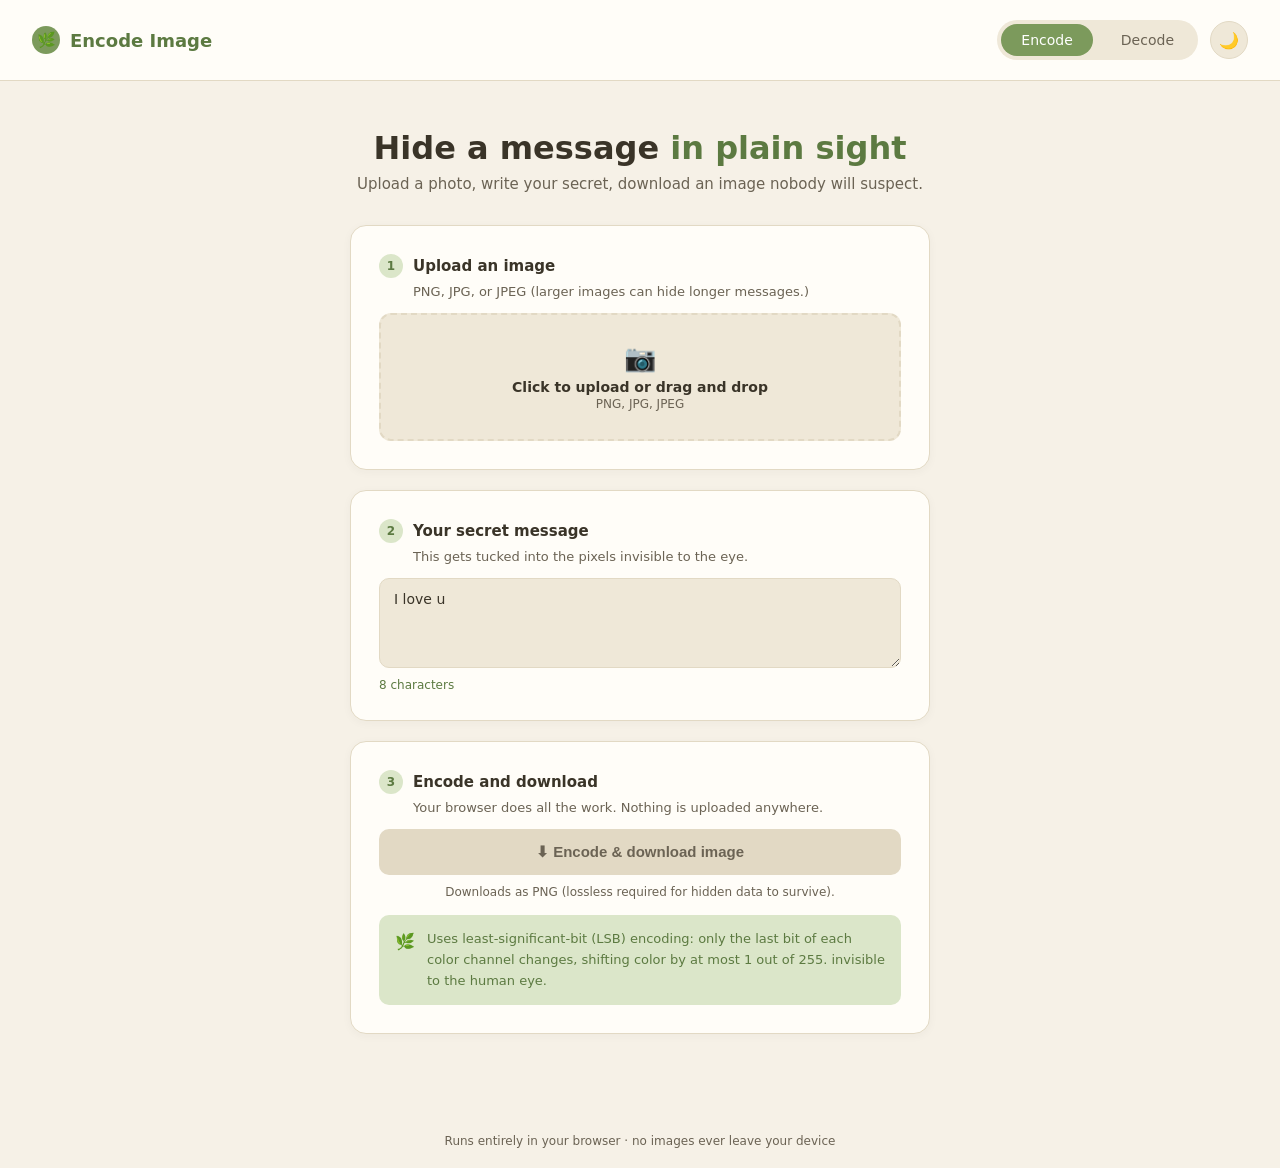
<file: index.html>
<!DOCTYPE html>
<html lang="en">
<head>
<meta charset="UTF-8">
<meta name="viewport" content="width=device-width, initial-scale=1.0">
<title>Encode Pesanmu!</title>
<link rel="icon" href="data:image/svg+xml,<svg xmlns='http://www.w3.org/2000/svg' viewBox='0 0 100 100'><text y='.9em' font-size='90'>🌿</text></svg>">
<link rel="stylesheet" href="style.css">
<script>
  (function() {
    const savedTheme = localStorage.getItem('theme');
    const prefersDark = window.matchMedia('(prefers-color-scheme: dark)').matches;
    if (savedTheme === 'dark' || (!savedTheme && prefersDark)) {
      document.documentElement.classList.add('dark-mode');
    }
  })();
</script>
</head>
<body>

<div class="topbar">
  <a href="index.html" class="brand"><span class="leaf">&#127807;</span> Encode Image</a>
  <div style="display: flex; align-items: center; gap: 12px;">
    <div class="nav">
      <a href="index.html" class="active">Encode</a>
      <a href="decode.html">Decode</a>
    </div>
    <button id="themeToggle" class="theme-toggle-btn" title="Toggle theme">
      <span class="sun-icon">☀️</span>
      <span class="moon-icon">🌙</span>
    </button>
  </div>
</div>

<div class="hero">
  <h1>Hide a message <span class="accent">in plain sight</span></h1>
  <p>Upload a photo, write your secret, download an image nobody will suspect.</p>
</div>

<div class="container">

  <div class="card">
    <div class="step-label"><span class="step-num">1</span> Upload an image</div>
    <p class="step-hint">PNG, JPG, or JPEG (larger images can hide longer messages.)</p>

    <div class="dropzone" id="dropzone">
      <div class="icon">&#128247;</div>
      <div class="main-text">Click to upload or drag and drop</div>
      <div class="sub-text">PNG, JPG, JPEG</div>
    </div>
    <input type="file" id="fileInput" accept="image/png, image/jpeg" style="display:none;">

    <div class="preview-wrap" id="previewWrap">
      <img id="previewImg" alt="Uploaded preview">
      <div class="file-meta">
        <span id="fileMeta"></span>
        <button class="remove-btn" id="removeBtn">Remove</button>
      </div>
    </div>
  </div>

  <div class="card">
    <div class="step-label"><span class="step-num">2</span> Your secret message</div>
    <p class="step-hint">This gets tucked into the pixels invisible to the eye.</p>
    <textarea id="msgInput" placeholder="I love u">I love u</textarea>
    <div class="char-count" id="charCount">8 characters</div>
    <div class="error-text" id="errorText"></div>
  </div>

  <div class="card">
    <div class="step-label"><span class="step-num">3</span> Encode and download</div>
    <p class="step-hint">Your browser does all the work. Nothing is uploaded anywhere.</p>
    <button class="btn-primary" id="encodeBtn" disabled>&#11015; Encode &amp; download image</button>
    <div class="footnote">Downloads as PNG (lossless required for hidden data to survive).</div>

    <div class="info-box">
      <span class="i-icon">&#127807;</span>
      <span>Uses least-significant-bit (LSB) encoding: only the last bit of each color channel changes, shifting color by at most 1 out of 255. invisible to the human eye.</span>
    </div>
  </div>

</div>

<div class="made-with">Runs entirely in your browser · no images ever leave your device</div>

<canvas id="workCanvas" style="display:none;"></canvas>

<script src="script.js"></script>
<script>
  const dropzone = document.getElementById('dropzone');
  const fileInput = document.getElementById('fileInput');
  const previewWrap = document.getElementById('previewWrap');
  const previewImg = document.getElementById('previewImg');
  const fileMeta = document.getElementById('fileMeta');
  const removeBtn = document.getElementById('removeBtn');
  const msgInput = document.getElementById('msgInput');
  const charCount = document.getElementById('charCount');
  const errorText = document.getElementById('errorText');
  const encodeBtn = document.getElementById('encodeBtn');
  const workCanvas = document.getElementById('workCanvas');

  let currentImage = null;
  let currentFile = null;

  setupDropzone(dropzone, fileInput, handleFile);

  function handleFile(file) {
    loadImageFile(file, (img, f) => {
      currentImage = img;
      currentFile = f;
      previewImg.src = img.src;
      fileMeta.textContent = `${f.name} · ${img.width}×${img.height} · ${formatBytes(f.size)}`;
      previewWrap.classList.add('show');
      dropzone.style.display = 'none';
      validate();
    });
  }

  removeBtn.addEventListener('click', () => {
    currentImage = null;
    currentFile = null;
    fileInput.value = '';
    previewWrap.classList.remove('show');
    dropzone.style.display = 'block';
    validate();
  });

  msgInput.addEventListener('input', validate);

  function validate() {
    const msg = msgInput.value;
    charCount.textContent = `${msg.length} character${msg.length === 1 ? '' : 's'}`;
    errorText.classList.remove('show');
    errorText.textContent = '';

    if (!currentImage) {
      encodeBtn.disabled = true;
      return;
    }
    const capacity = capacityForImage(currentImage.width, currentImage.height);
    if (msg.length + 1 > capacity) {
      errorText.textContent = `Message too long — this image can hold about ${capacity} characters.`;
      errorText.classList.add('show');
      charCount.classList.add('warn');
      encodeBtn.disabled = true;
      return;
    }
    charCount.classList.remove('warn');
    encodeBtn.disabled = msg.length === 0;
  }

  encodeBtn.addEventListener('click', () => {
    if (!currentImage) return;
    const msg = msgInput.value;

    workCanvas.width = currentImage.width;
    workCanvas.height = currentImage.height;
    const ctx = workCanvas.getContext('2d');
    ctx.drawImage(currentImage, 0, 0);

    let imageData = ctx.getImageData(0, 0, workCanvas.width, workCanvas.height);
    try {
      imageData = encodeMessageIntoImageData(imageData, msg);
    } catch (e) {
      errorText.textContent = e.message;
      errorText.classList.add('show');
      return;
    }
    ctx.putImageData(imageData, 0, 0);

    workCanvas.toBlob(blob => {
      const url = URL.createObjectURL(blob);
      const a = document.createElement('a');
      a.href = url;
      const baseName = currentFile ? currentFile.name.replace(/\.[^.]+$/, '') : 'image';
      a.download = `${baseName}-encoded.png`;
      document.body.appendChild(a);
      a.click();
      document.body.removeChild(a);
      URL.revokeObjectURL(url);
    }, 'image/png');
  });
</script>

<script src="cyber.js"></script>

</body>
</html>
</file>
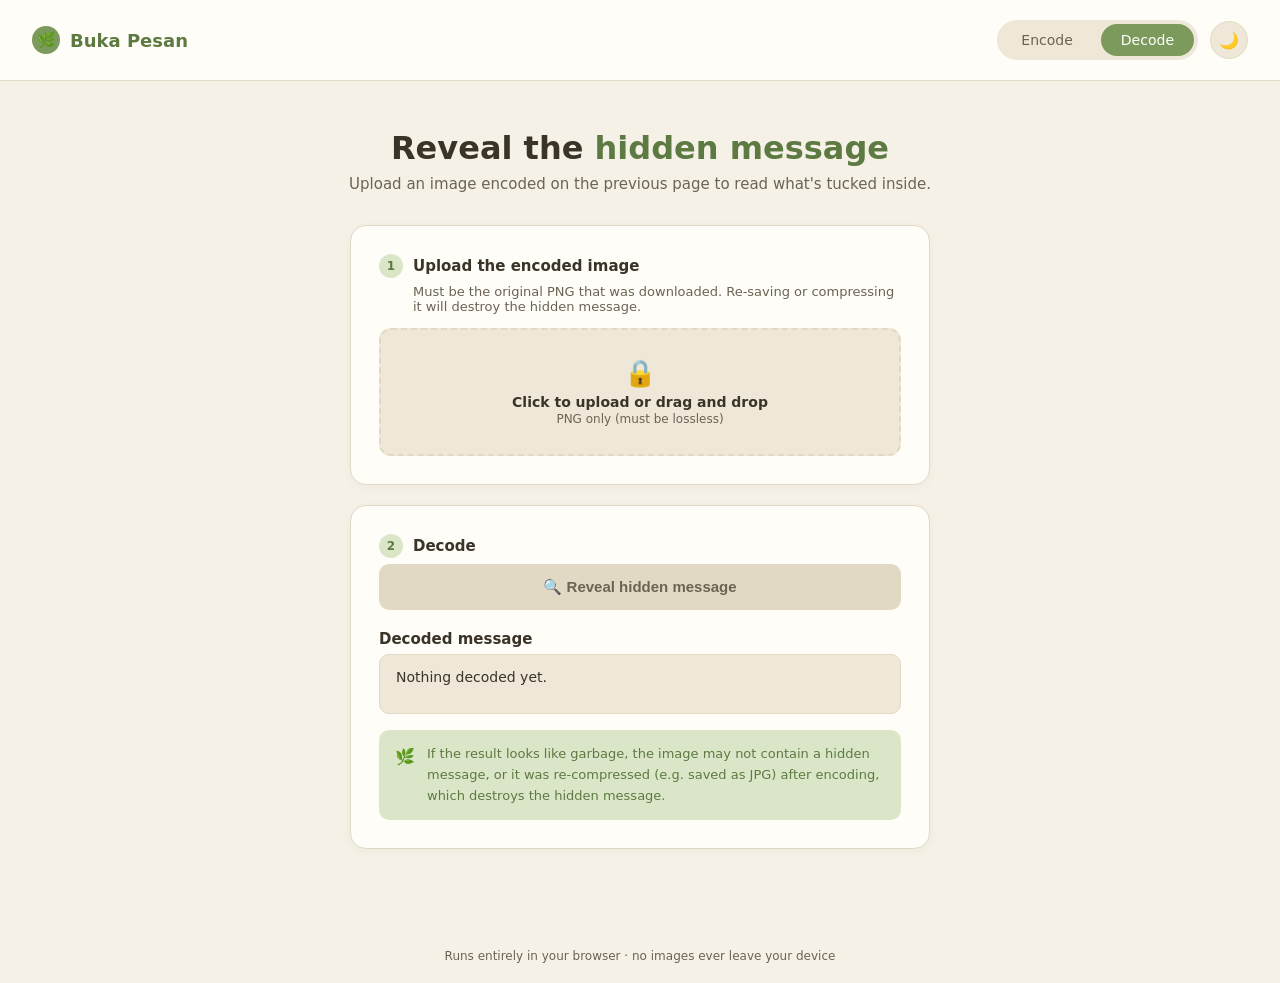
<file: decode.html>
<!DOCTYPE html>
<html lang="en">
<head>
<meta charset="UTF-8">
<meta name="viewport" content="width=device-width, initial-scale=1.0">
<title>Mau lihat pesan?</title>
<link rel="icon" href="data:image/svg+xml,<svg xmlns='http://www.w3.org/2000/svg' viewBox='0 0 100 100'><text y='.9em' font-size='90'>🌿</text></svg>">
<link rel="stylesheet" href="style.css">
<script>
  (function() {
    const savedTheme = localStorage.getItem('theme');
    const prefersDark = window.matchMedia('(prefers-color-scheme: dark)').matches;
    if (savedTheme === 'dark' || (!savedTheme && prefersDark)) {
      document.documentElement.classList.add('dark-mode');
    }
  })();
</script>
</head>
<body>

<div class="topbar">
  <a href="index.html" class="brand"><span class="leaf">&#127807;</span> Buka Pesan</a>
  <div style="display: flex; align-items: center; gap: 12px;">
    <div class="nav">
      <a href="index.html">Encode</a>
      <a href="decode.html" class="active">Decode</a>
    </div>
    <button id="themeToggle" class="theme-toggle-btn" title="Toggle theme">
      <span class="sun-icon">☀️</span>
      <span class="moon-icon">🌙</span>
    </button>
  </div>
</div>

<div class="hero">
  <h1>Reveal the <span class="accent">hidden message</span></h1>
  <p>Upload an image encoded on the previous page to read what's tucked inside.</p>
</div>

<div class="container">

  <div class="card">
    <div class="step-label"><span class="step-num">1</span> Upload the encoded image</div>
    <p class="step-hint">Must be the original PNG that was downloaded. Re-saving or compressing it will destroy the hidden message.</p>

    <div class="dropzone" id="dropzone">
      <div class="icon">&#128274;</div>
      <div class="main-text">Click to upload or drag and drop</div>
      <div class="sub-text">PNG only (must be lossless)</div>
    </div>
    <input type="file" id="fileInput" accept="image/png" style="display:none;">

    <div class="preview-wrap" id="previewWrap">
      <img id="previewImg" alt="Uploaded preview">
      <div class="file-meta">
        <span id="fileMeta"></span>
        <button class="remove-btn" id="removeBtn">Remove</button>
      </div>
    </div>
  </div>

  <div class="card">
    <div class="step-label"><span class="step-num">2</span> Decode</div>
    <button class="btn-primary" id="decodeBtn" disabled>&#128269; Reveal hidden message</button>

    <div class="step-label" style="margin-top:20px;">Decoded message</div>
    <div class="result-box" id="resultBox">Nothing decoded yet.</div>

    <div class="info-box">
      <span class="i-icon">&#127807;</span>
      <span>If the result looks like garbage, the image may not contain a hidden message, or it was re-compressed (e.g. saved as JPG) after encoding, which destroys the hidden message.</span>
    </div>
  </div>

</div>

<div class="made-with">Runs entirely in your browser · no images ever leave your device</div>

<canvas id="workCanvas" style="display:none;"></canvas>

<script src="script.js"></script>
<script>
  const dropzone = document.getElementById('dropzone');
  const fileInput = document.getElementById('fileInput');
  const previewWrap = document.getElementById('previewWrap');
  const previewImg = document.getElementById('previewImg');
  const fileMeta = document.getElementById('fileMeta');
  const removeBtn = document.getElementById('removeBtn');
  const decodeBtn = document.getElementById('decodeBtn');
  const resultBox = document.getElementById('resultBox');
  const workCanvas = document.getElementById('workCanvas');

  let currentImage = null;

  setupDropzone(dropzone, fileInput, handleFile);

  function handleFile(file) {
    loadImageFile(file, (img, f) => {
      currentImage = img;
      previewImg.src = img.src;
      fileMeta.textContent = `${f.name} · ${img.width}×${img.height} · ${formatBytes(f.size)}`;
      previewWrap.classList.add('show');
      dropzone.style.display = 'none';
      decodeBtn.disabled = false;
      resultBox.textContent = 'Nothing decoded yet.';
      resultBox.classList.remove('success');
    });
  }

  removeBtn.addEventListener('click', () => {
    currentImage = null;
    fileInput.value = '';
    previewWrap.classList.remove('show');
    dropzone.style.display = 'block';
    decodeBtn.disabled = true;
    resultBox.textContent = 'Nothing decoded yet.';
    resultBox.classList.remove('success');
  });

  decodeBtn.addEventListener('click', () => {
    if (!currentImage) return;
    workCanvas.width = currentImage.width;
    workCanvas.height = currentImage.height;
    const ctx = workCanvas.getContext('2d');
    ctx.drawImage(currentImage, 0, 0);
    const imageData = ctx.getImageData(0, 0, workCanvas.width, workCanvas.height);
    const msg = decodeMessageFromImageData(imageData);

    if (msg) {
      resultBox.textContent = msg;
      resultBox.classList.add('success');
    } else {
      resultBox.textContent = 'No hidden message found in this image.';
      resultBox.classList.remove('success');
    }
  });
</script>

<script src="cyber.js"></script>

</body>
</html>
</file>
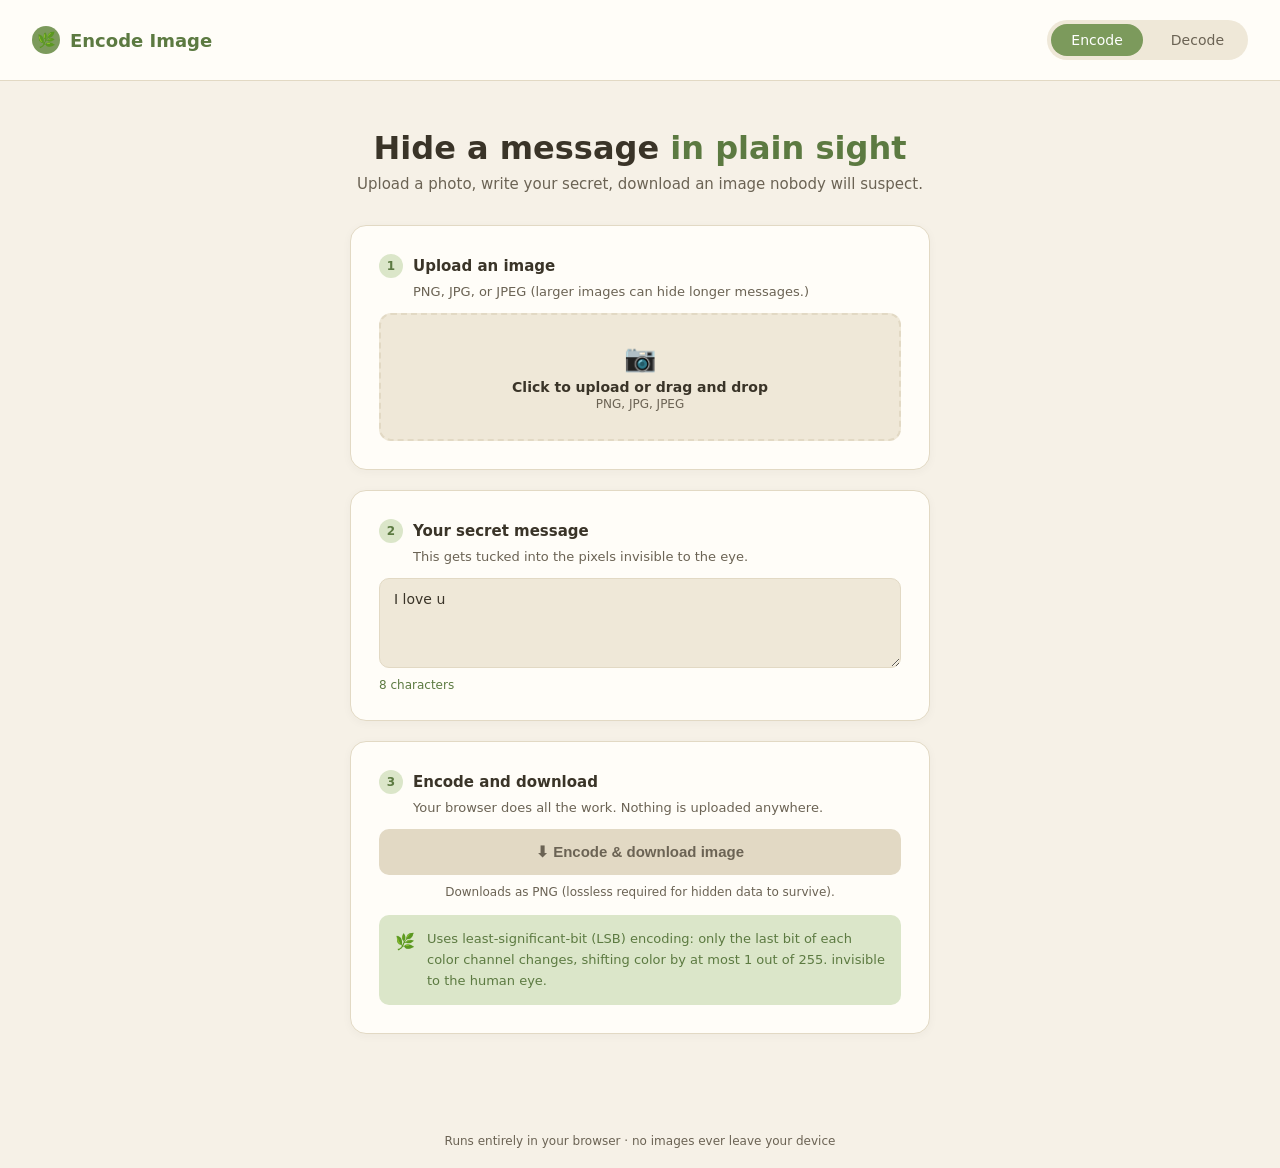
<file: encode.html>
<!DOCTYPE html>
<html lang="en">
<head>
<meta charset="UTF-8">
<meta name="viewport" content="width=device-width, initial-scale=1.0">
<title>Encode Pesanmu!</title>
<link rel="stylesheet" href="style.css">
</head>
<body>

<div class="topbar">
  <a href="encode.html" class="brand"><span class="leaf">&#127807;</span> Encode Image</a>
  <div class="nav">
    <a href="encode.html" class="active">Encode</a>
    <a href="decode.html">Decode</a>
  </div>
</div>

<div class="hero">
  <h1>Hide a message <span class="accent">in plain sight</span></h1>
  <p>Upload a photo, write your secret, download an image nobody will suspect.</p>
</div>

<div class="container">

  <div class="card">
    <div class="step-label"><span class="step-num">1</span> Upload an image</div>
    <p class="step-hint">PNG, JPG, or JPEG (larger images can hide longer messages.)</p>

    <div class="dropzone" id="dropzone">
      <div class="icon">&#128247;</div>
      <div class="main-text">Click to upload or drag and drop</div>
      <div class="sub-text">PNG, JPG, JPEG</div>
    </div>
    <input type="file" id="fileInput" accept="image/png, image/jpeg" style="display:none;">

    <div class="preview-wrap" id="previewWrap">
      <img id="previewImg" alt="Uploaded preview">
      <div class="file-meta">
        <span id="fileMeta"></span>
        <button class="remove-btn" id="removeBtn">Remove</button>
      </div>
    </div>
  </div>

  <div class="card">
    <div class="step-label"><span class="step-num">2</span> Your secret message</div>
    <p class="step-hint">This gets tucked into the pixels invisible to the eye.</p>
    <textarea id="msgInput" placeholder="I love u">I love u</textarea>
    <div class="char-count" id="charCount">8 characters</div>
    <div class="error-text" id="errorText"></div>
  </div>

  <div class="card">
    <div class="step-label"><span class="step-num">3</span> Encode and download</div>
    <p class="step-hint">Your browser does all the work. Nothing is uploaded anywhere.</p>
    <button class="btn-primary" id="encodeBtn" disabled>&#11015; Encode &amp; download image</button>
    <div class="footnote">Downloads as PNG (lossless required for hidden data to survive).</div>

    <div class="info-box">
      <span class="i-icon">&#127807;</span>
      <span>Uses least-significant-bit (LSB) encoding: only the last bit of each color channel changes, shifting color by at most 1 out of 255. invisible to the human eye.</span>
    </div>
  </div>

</div>

<div class="made-with">Runs entirely in your browser · no images ever leave your device</div>

<canvas id="workCanvas" style="display:none;"></canvas>

<script src="script.js"></script>
<script>
  const dropzone = document.getElementById('dropzone');
  const fileInput = document.getElementById('fileInput');
  const previewWrap = document.getElementById('previewWrap');
  const previewImg = document.getElementById('previewImg');
  const fileMeta = document.getElementById('fileMeta');
  const removeBtn = document.getElementById('removeBtn');
  const msgInput = document.getElementById('msgInput');
  const charCount = document.getElementById('charCount');
  const errorText = document.getElementById('errorText');
  const encodeBtn = document.getElementById('encodeBtn');
  const workCanvas = document.getElementById('workCanvas');

  let currentImage = null;
  let currentFile = null;

  setupDropzone(dropzone, fileInput, handleFile);

  function handleFile(file) {
    loadImageFile(file, (img, f) => {
      currentImage = img;
      currentFile = f;
      previewImg.src = img.src;
      fileMeta.textContent = `${f.name} · ${img.width}×${img.height} · ${formatBytes(f.size)}`;
      previewWrap.classList.add('show');
      dropzone.style.display = 'none';
      validate();
    });
  }

  removeBtn.addEventListener('click', () => {
    currentImage = null;
    currentFile = null;
    fileInput.value = '';
    previewWrap.classList.remove('show');
    dropzone.style.display = 'block';
    validate();
  });

  msgInput.addEventListener('input', validate);

  function validate() {
    const msg = msgInput.value;
    charCount.textContent = `${msg.length} character${msg.length === 1 ? '' : 's'}`;
    errorText.classList.remove('show');
    errorText.textContent = '';

    if (!currentImage) {
      encodeBtn.disabled = true;
      return;
    }
    const capacity = capacityForImage(currentImage.width, currentImage.height);
    if (msg.length + 1 > capacity) {
      errorText.textContent = `Message too long — this image can hold about ${capacity} characters.`;
      errorText.classList.add('show');
      charCount.classList.add('warn');
      encodeBtn.disabled = true;
      return;
    }
    charCount.classList.remove('warn');
    encodeBtn.disabled = msg.length === 0;
  }

  encodeBtn.addEventListener('click', () => {
    if (!currentImage) return;
    const msg = msgInput.value;

    workCanvas.width = currentImage.width;
    workCanvas.height = currentImage.height;
    const ctx = workCanvas.getContext('2d');
    ctx.drawImage(currentImage, 0, 0);

    let imageData = ctx.getImageData(0, 0, workCanvas.width, workCanvas.height);
    try {
      imageData = encodeMessageIntoImageData(imageData, msg);
    } catch (e) {
      errorText.textContent = e.message;
      errorText.classList.add('show');
      return;
    }
    ctx.putImageData(imageData, 0, 0);

    workCanvas.toBlob(blob => {
      const url = URL.createObjectURL(blob);
      const a = document.createElement('a');
      a.href = url;
      const baseName = currentFile ? currentFile.name.replace(/\.[^.]+$/, '') : 'image';
      a.download = `${baseName}-encoded.png`;
      document.body.appendChild(a);
      a.click();
      document.body.removeChild(a);
      URL.revokeObjectURL(url);
    }, 'image/png');
  });
</script>

<script src="cyber.js"></script>

</body>
</html>
</file>
<file: style.css>
:root {
  --bg: #f6f1e7;
  --bg-soft: #efe8d8;
  --card: #fffdf8;
  --matcha: #7c9a5c;
  --matcha-dark: #5c7a41;
  --matcha-light: #dbe6c9;
  --clay: #c17a4e;
  --clay-dark: #a3603a;
  --ink: #3a3428;
  --ink-soft: #6b6354;
  --border: #e2d9c4;
  --success-bg: #e7f0dc;
  --success-text: #4c6b32;
  --shadow-color: rgba(58, 52, 40, 0.04);
}

.dark-mode {
  --bg: #141412;
  --bg-soft: #1d1d19;
  --card: #1f1f1b;
  --matcha: #8fae6f;
  --matcha-dark: #b8d59b;
  --matcha-light: #2d3c1e;
  --clay: #e0966a;
  --clay-dark: #f0ab82;
  --ink: #eae6dd;
  --ink-soft: #aaa395;
  --border: #38352e;
  --success-bg: #1c2b11;
  --success-text: #a4c984;
  --shadow-color: rgba(0, 0, 0, 0.2);
}



* { box-sizing: border-box; }

body {
  margin: 0;
  font-family: 'Segoe UI', system-ui, -apple-system, sans-serif;
  background: var(--bg);
  color: var(--ink);
  min-height: 100vh;
}

.topbar {
  display: flex;
  align-items: center;
  justify-content: space-between;
  padding: 20px 32px;
  border-bottom: 1px solid var(--border);
  background: var(--card);
}

.brand {
  display: flex;
  align-items: center;
  gap: 10px;
  font-size: 18px;
  font-weight: 600;
  color: var(--matcha-dark);
  text-decoration: none;
}

.brand .leaf {
  width: 28px;
  height: 28px;
  border-radius: 50%;
  background: var(--matcha);
  display: flex;
  align-items: center;
  justify-content: center;
  color: #fff;
  font-size: 15px;
}

.nav {
  display: flex;
  gap: 8px;
  background: var(--bg-soft);
  padding: 4px;
  border-radius: 999px;
}

.nav a {
  padding: 8px 20px;
  border-radius: 999px;
  text-decoration: none;
  font-size: 14px;
  font-weight: 500;
  color: var(--ink-soft);
  transition: all 0.15s ease;
}

.nav a.active {
  background: var(--matcha);
  color: #fff;
}

.nav a:not(.active):hover {
  background: var(--matcha-light);
  color: var(--matcha-dark);
}

.hero {
  text-align: center;
  padding: 48px 20px 32px;
}

.hero h1 {
  margin: 0 0 8px;
  font-size: 32px;
  font-weight: 700;
  color: var(--ink);
}

.hero .accent {
  color: var(--matcha-dark);
}

.hero p {
  margin: 0;
  color: var(--ink-soft);
  font-size: 15px;
}

.container {
  max-width: 620px;
  margin: 0 auto;
  padding: 0 20px 60px;
}

.card {
  background: var(--card);
  border: 1px solid var(--border);
  border-radius: 16px;
  padding: 28px;
  margin-bottom: 20px;
  box-shadow: 0 2px 10px var(--shadow-color);
}

.step-label {
  display: flex;
  align-items: center;
  gap: 10px;
  font-size: 15px;
  font-weight: 600;
  margin-bottom: 6px;
  color: var(--ink);
}

.step-num {
  width: 24px;
  height: 24px;
  border-radius: 50%;
  background: var(--matcha-light);
  color: var(--matcha-dark);
  display: flex;
  align-items: center;
  justify-content: center;
  font-size: 12px;
  font-weight: 700;
  flex-shrink: 0;
}

.step-hint {
  font-size: 13px;
  color: var(--ink-soft);
  margin: 0 0 14px 34px;
}

.dropzone {
  border: 2px dashed var(--border);
  border-radius: 12px;
  padding: 28px;
  text-align: center;
  cursor: pointer;
  transition: all 0.15s ease;
  background: var(--bg-soft);
}

.dropzone:hover, .dropzone.dragover {
  border-color: var(--matcha);
  background: var(--matcha-light);
}

.dropzone .icon {
  font-size: 26px;
  color: var(--clay);
  margin-bottom: 6px;
}

.dropzone .main-text {
  font-weight: 600;
  font-size: 14px;
  color: var(--ink);
}

.dropzone .sub-text {
  font-size: 12px;
  color: var(--ink-soft);
  margin-top: 2px;
}

.preview-wrap {
  margin-top: 14px;
  display: none;
}

.preview-wrap.show { display: block; }

.preview-wrap img {
  width: 100%;
  border-radius: 10px;
  border: 1px solid var(--border);
  display: block;
}

.file-meta {
  display: flex;
  justify-content: space-between;
  align-items: center;
  font-size: 12px;
  color: var(--ink-soft);
  margin-top: 6px;
}

.remove-btn {
  background: none;
  border: none;
  color: var(--clay-dark);
  cursor: pointer;
  font-size: 12px;
  font-weight: 600;
}

textarea, input[type="text"] {
  width: 100%;
  border: 1px solid var(--border);
  border-radius: 10px;
  padding: 12px 14px;
  font-size: 14px;
  font-family: inherit;
  background: var(--bg-soft);
  color: var(--ink);
  resize: vertical;
  min-height: 90px;
}

textarea:focus, input[type="text"]:focus {
  outline: none;
  border-color: var(--matcha);
  background: var(--card);
}

.char-count {
  font-size: 12px;
  color: var(--matcha-dark);
  margin-top: 6px;
  font-weight: 500;
}

.char-count.warn {
  color: var(--clay-dark);
}

.btn-primary {
  width: 100%;
  padding: 14px;
  border: none;
  border-radius: 10px;
  background: var(--matcha);
  color: #fff;
  font-size: 15px;
  font-weight: 600;
  cursor: pointer;
  display: flex;
  align-items: center;
  justify-content: center;
  gap: 8px;
  transition: background 0.15s ease;
}

.btn-primary:hover { background: var(--matcha-dark); }

.btn-primary:disabled {
  background: var(--border);
  color: var(--ink-soft);
  cursor: not-allowed;
}

.btn-secondary {
  width: 100%;
  padding: 12px;
  border: 1px solid var(--matcha);
  border-radius: 10px;
  background: transparent;
  color: var(--matcha-dark);
  font-size: 14px;
  font-weight: 600;
  cursor: pointer;
}

.btn-secondary:hover { background: var(--matcha-light); }

.footnote {
  font-size: 12px;
  color: var(--ink-soft);
  text-align: center;
  margin-top: 10px;
}

.result-box {
  background: var(--bg-soft);
  border: 1px solid var(--border);
  border-radius: 10px;
  padding: 14px 16px;
  font-size: 14px;
  color: var(--ink);
  white-space: pre-wrap;
  word-break: break-word;
  min-height: 60px;
}

.result-box.success {
  background: var(--success-bg);
  color: var(--success-text);
  border-color: #c9dbb5;
  font-weight: 500;
}

.info-box {
  display: flex;
  gap: 12px;
  background: var(--matcha-light);
  border-radius: 10px;
  padding: 14px 16px;
  font-size: 13px;
  color: var(--matcha-dark);
  line-height: 1.6;
  margin-top: 16px;
}

.info-box .i-icon {
  flex-shrink: 0;
  font-size: 16px;
}

.checkbox-row {
  display: flex;
  align-items: center;
  gap: 8px;
  font-size: 13px;
  color: var(--ink-soft);
  margin: 12px 0 18px;
}

.checkbox-row input { accent-color: var(--matcha); }

.error-text {
  color: var(--clay-dark);
  font-size: 13px;
  margin-top: 6px;
  display: none;
}

.error-text.show { display: block; }

.made-with {
  text-align: center;
  font-size: 12px;
  color: var(--ink-soft);
  padding: 20px;
}

/* Theme Toggle Button */
.theme-toggle-btn {
  background: var(--bg-soft);
  border: 1px solid var(--border);
  color: var(--ink);
  cursor: pointer;
  width: 38px;
  height: 38px;
  border-radius: 50%;
  display: flex;
  align-items: center;
  justify-content: center;
  font-size: 16px;
  transition: all 0.2s ease;
  user-select: none;
}

.theme-toggle-btn:hover {
  background: var(--matcha-light);
  color: var(--matcha-dark);
  border-color: var(--matcha);
  transform: scale(1.05);
}

.dark-mode .sun-icon {
  display: block;
}
.dark-mode .moon-icon {
  display: none;
}
:not(.dark-mode) .sun-icon {
  display: none;
}
:not(.dark-mode) .moon-icon {
  display: block;
}
</file>
